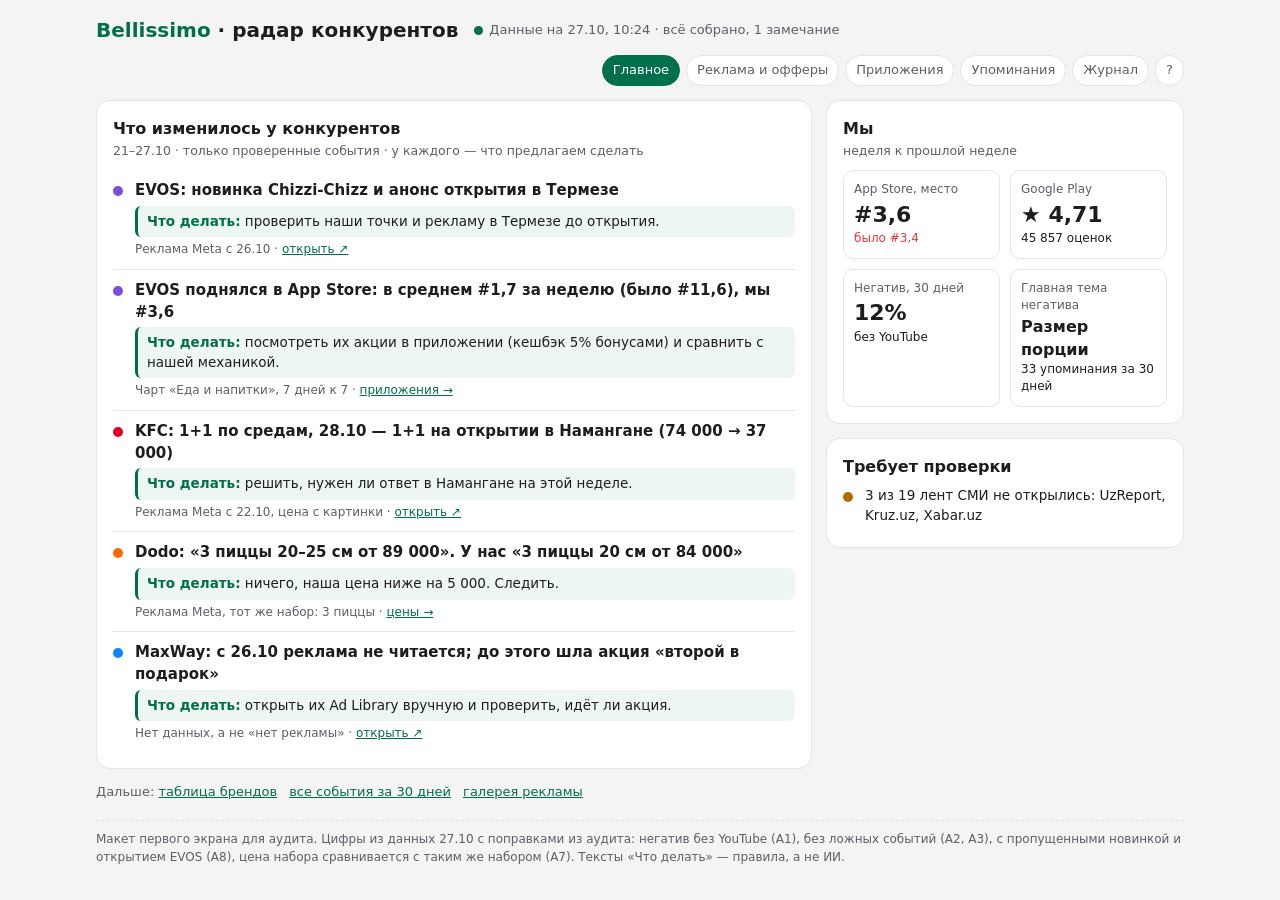
<file: audit/mockup.html>
<!doctype html>
<html lang="ru">
<head>
<meta charset="utf-8">
<meta name="viewport" content="width=device-width,initial-scale=1">
<meta name="robots" content="noindex">
<title>Макет первого экрана — Радар конкурентов</title>
<style>
:root{--g:#006F4C;--r:#EE3737;--bg:#F4F4F4;--card:#fff;--fg:#1d1d1f;--fg2:#5b5f66;--line:#e4e4e7;--warn:#b26a00}
*{box-sizing:border-box}
body{margin:0;background:var(--bg);color:var(--fg);font:15px/1.45 system-ui,-apple-system,"Segoe UI",Roboto,sans-serif}
.wrap{max-width:1120px;margin:0 auto;padding:16px}
header{display:flex;flex-wrap:wrap;align-items:center;gap:10px 16px;margin-bottom:14px}
header h1{font-size:20px;margin:0}
header h1 b{color:var(--g)}
.st{font-size:13px;color:var(--fg2);display:flex;align-items:center;gap:6px}
.dot{width:9px;height:9px;border-radius:50%;display:inline-block;background:var(--g)}
.dot.w{background:var(--warn)}
nav{display:flex;gap:6px;flex-wrap:wrap;margin-left:auto}
nav a{font-size:13px;color:var(--fg2);text-decoration:none;padding:5px 10px;border-radius:999px;background:#fff;border:1px solid var(--line)}
nav a.on{background:var(--g);color:#fff;border-color:var(--g)}
.grid{display:grid;grid-template-columns:2fr 1fr;gap:14px}
@media (max-width:820px){.grid{grid-template-columns:1fr}nav{margin-left:0}}
.card{background:var(--card);border:1px solid var(--line);border-radius:14px;padding:16px}
.card h2{font-size:16px;margin:0 0 2px}
.sub{font-size:12.5px;color:var(--fg2);margin-bottom:10px}
ol{list-style:none;margin:0;padding:0}
ol li{display:grid;grid-template-columns:12px 1fr;gap:4px 10px;padding:10px 0;border-top:1px solid var(--line)}
ol li:first-child{border-top:0}
.b{width:10px;height:10px;border-radius:50%;margin-top:6px}
.what{font-weight:600}
.do{grid-column:2;font-size:13.5px;background:#eef6f2;border-left:3px solid var(--g);padding:6px 9px;border-radius:6px}
.do b{color:var(--g)}
.src{grid-column:2;font-size:12px;color:var(--fg2)}
.src a{color:var(--g)}
.tiles{display:grid;grid-template-columns:1fr 1fr;gap:10px}
.tile{border:1px solid var(--line);border-radius:10px;padding:10px}
.tile .n{font-size:22px;font-weight:700}
.tile .l{font-size:12px;color:var(--fg2)}
.tile .c{font-size:12px}
.up{color:var(--g)} .dn{color:var(--r)}
.chk{margin-top:14px}
.chk li{font-size:13.5px;padding:6px 0}
.chk .b{background:var(--warn)}
.more{margin-top:14px;font-size:13px;color:var(--fg2)}
.more a{color:var(--g);margin-right:12px}
.note{margin-top:18px;font-size:12px;color:var(--fg2);border-top:1px dashed var(--line);padding-top:10px}
</style>
</head>
<body>
<div class="wrap">
<header>
  <h1><b>Bellissimo</b> · радар конкурентов</h1>
  <span class="st"><i class="dot"></i>Данные на 27.10, 10:24 · всё собрано, 1 замечание</span>
  <nav aria-label="Разделы">
    <a class="on" href="#">Главное</a><a href="#">Реклама и офферы</a><a href="#">Приложения</a><a href="#">Упоминания</a><a href="#">Журнал</a><a href="#">?</a>
  </nav>
</header>

<div class="grid">
  <section class="card" aria-labelledby="h-ch">
    <h2 id="h-ch">Что изменилось у конкурентов</h2>
    <div class="sub">21–27.10 · только проверенные события · у каждого — что предлагаем сделать</div>
    <ol>
      <li><i class="b" style="background:#7d4cdb"></i>
        <div class="what">EVOS: новинка Chizzi-Chizz и анонс открытия в Термезе</div>
        <div class="do"><b>Что делать:</b> проверить наши точки и рекламу в Термезе до открытия.</div>
        <div class="src">Реклама Meta с 26.10 · <a href="#">открыть ↗</a></div></li>
      <li><i class="b" style="background:#7d4cdb"></i>
        <div class="what">EVOS поднялся в App Store: в среднем #1,7 за неделю (было #11,6), мы #3,6</div>
        <div class="do"><b>Что делать:</b> посмотреть их акции в приложении (кешбэк 5% бонусами) и сравнить с нашей механикой.</div>
        <div class="src">Чарт «Еда и напитки», 7 дней к 7 · <a href="#">приложения →</a></div></li>
      <li><i class="b" style="background:#e4002b"></i>
        <div class="what">KFC: 1+1 по средам, 28.10 — 1+1 на открытии в Намангане (74 000 → 37 000)</div>
        <div class="do"><b>Что делать:</b> решить, нужен ли ответ в Намангане на этой неделе.</div>
        <div class="src">Реклама Meta с 22.10, цена с картинки · <a href="#">открыть ↗</a></div></li>
      <li><i class="b" style="background:#ff6900"></i>
        <div class="what">Dodo: «3 пиццы 20–25 см от 89 000». У нас «3 пиццы 20 см от 84 000»</div>
        <div class="do"><b>Что делать:</b> ничего, наша цена ниже на 5 000. Следить.</div>
        <div class="src">Реклама Meta, тот же набор: 3 пиццы · <a href="#">цены →</a></div></li>
      <li><i class="b" style="background:#0a84ff"></i>
        <div class="what">MaxWay: с 26.10 реклама не читается; до этого шла акция «второй в подарок»</div>
        <div class="do"><b>Что делать:</b> открыть их Ad Library вручную и проверить, идёт ли акция.</div>
        <div class="src">Нет данных, а не «нет рекламы» · <a href="#">открыть ↗</a></div></li>
    </ol>
  </section>

  <div>
    <section class="card" aria-labelledby="h-us">
      <h2 id="h-us">Мы</h2>
      <div class="sub">неделя к прошлой неделе</div>
      <div class="tiles">
        <div class="tile"><div class="l">App Store, место</div><div class="n">#3,6</div><div class="c dn">было #3,4</div></div>
        <div class="tile"><div class="l">Google Play</div><div class="n">★ 4,71</div><div class="c">45 857 оценок</div></div>
        <div class="tile"><div class="l">Негатив, 30 дней</div><div class="n">12%</div><div class="c">без YouTube</div></div>
        <div class="tile"><div class="l">Главная тема негатива</div><div class="n" style="font-size:16px">Размер порции</div><div class="c">33 упоминания за 30 дней</div></div>
      </div>
    </section>
    <section class="card chk" aria-labelledby="h-chk">
      <h2 id="h-chk">Требует проверки</h2>
      <ol>
        <li><i class="b"></i><div>3 из 19 лент СМИ не открылись: UzReport, Kruz.uz, Xabar.uz</div></li>
      </ol>
    </section>
  </div>
</div>

<div class="more">Дальше: <a href="#">таблица брендов</a><a href="#">все события за 30 дней</a><a href="#">галерея рекламы</a></div>

<p class="note">Макет первого экрана для аудита. Цифры из данных 27.10 с поправками из аудита: негатив без YouTube (A1), без ложных событий (A2, A3), с пропущенными новинкой и открытием EVOS (A8), цена набора сравнивается с таким же набором (A7). Тексты «Что делать» — правила, а не ИИ.</p>
</div>
</body>
</html>
</file>
